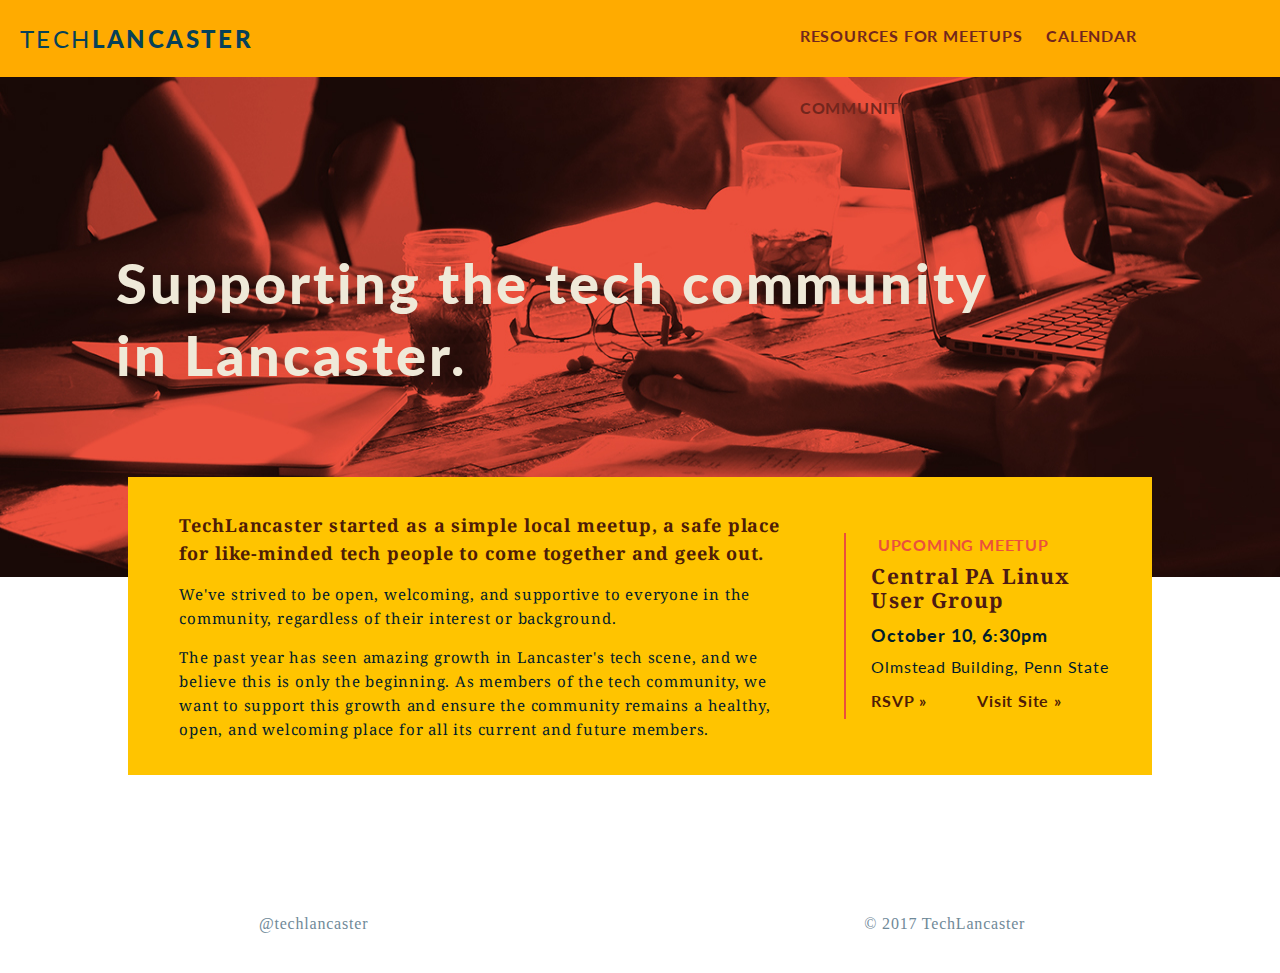
<file: index.html>
<!DOCTYPE html>
<html>
	<head>
		<meta charset="utf-8">
		<link rel="stylesheet" type="text/css" href="style.css">
		<link href="https://fonts.googleapis.com/css?family=Droid+Serif:400,700,700i|Lato:400,700,900" rel="stylesheet">
		<title>Tech Lancaster</title>
	</head>
	<body>
		<header class="header">
			<a href="index.html" class="logo"><h2 class="tech">TECH</h2><h2 class="lancaster">LANCASTER</h2></a>
			<nav>
				<img src="images/menu.png">
				<ul>
					<li>
						<a href="http://techlancaster.com/resources" target="_blank">RESOURCES FOR MEETUPS</a>
					</li>
					<li>
						<a href="calendar.html">CALENDAR</a>
					</li>
					<li>
						<a href="community.html">COMMUNITY</a>
					</li>
				</ul>
			</nav>
		</header>
		<section class="hero">
			<h1>Supporting the tech community in Lancaster.</h1>
		</section>
		<section class="main_section">
			<article>
				<p>TechLancaster started as a simple local meetup, a safe place for like-minded tech people to come together and geek out.
				</p>
				<p>We've strived to be open, welcoming, and supportive to everyone in the community, regardless of their interest or background.
				</p>
				<p>The past year has seen amazing growth in Lancaster's tech scene, and we believe this is only the beginning. As members of the tech community, we want to support this growth and ensure the community remains a healthy, open, and welcoming place for all its current and future members.
				</p>
			</article>
			<aside class="underbar">
				<h4>UPCOMING MEETUP</h4>
				<div class="event">
					<h3>Central PA Linux User Group</h3>
					<h4 class="eh4">October 10, 6:30pm</h4>
					<h5 class="eh5">Olmstead Building, Penn State</h5>
					<a href="https://www.meetup.com/?_cookie-check=f8Ng7UUmU_ar5aqX" target="_blank">RSVP <span>»</span></as>
					<a href="http://techlancaster.com" target="_blank">Visit Site <span>»</span></a>
				</div>
			</aside>
		</section>
		<footer class="footer">
			<h3>@techlancaster</h3>
			<h3>&copy; 2017 TechLancaster</h3>
		</footer>
	</body>
</html>
</file>
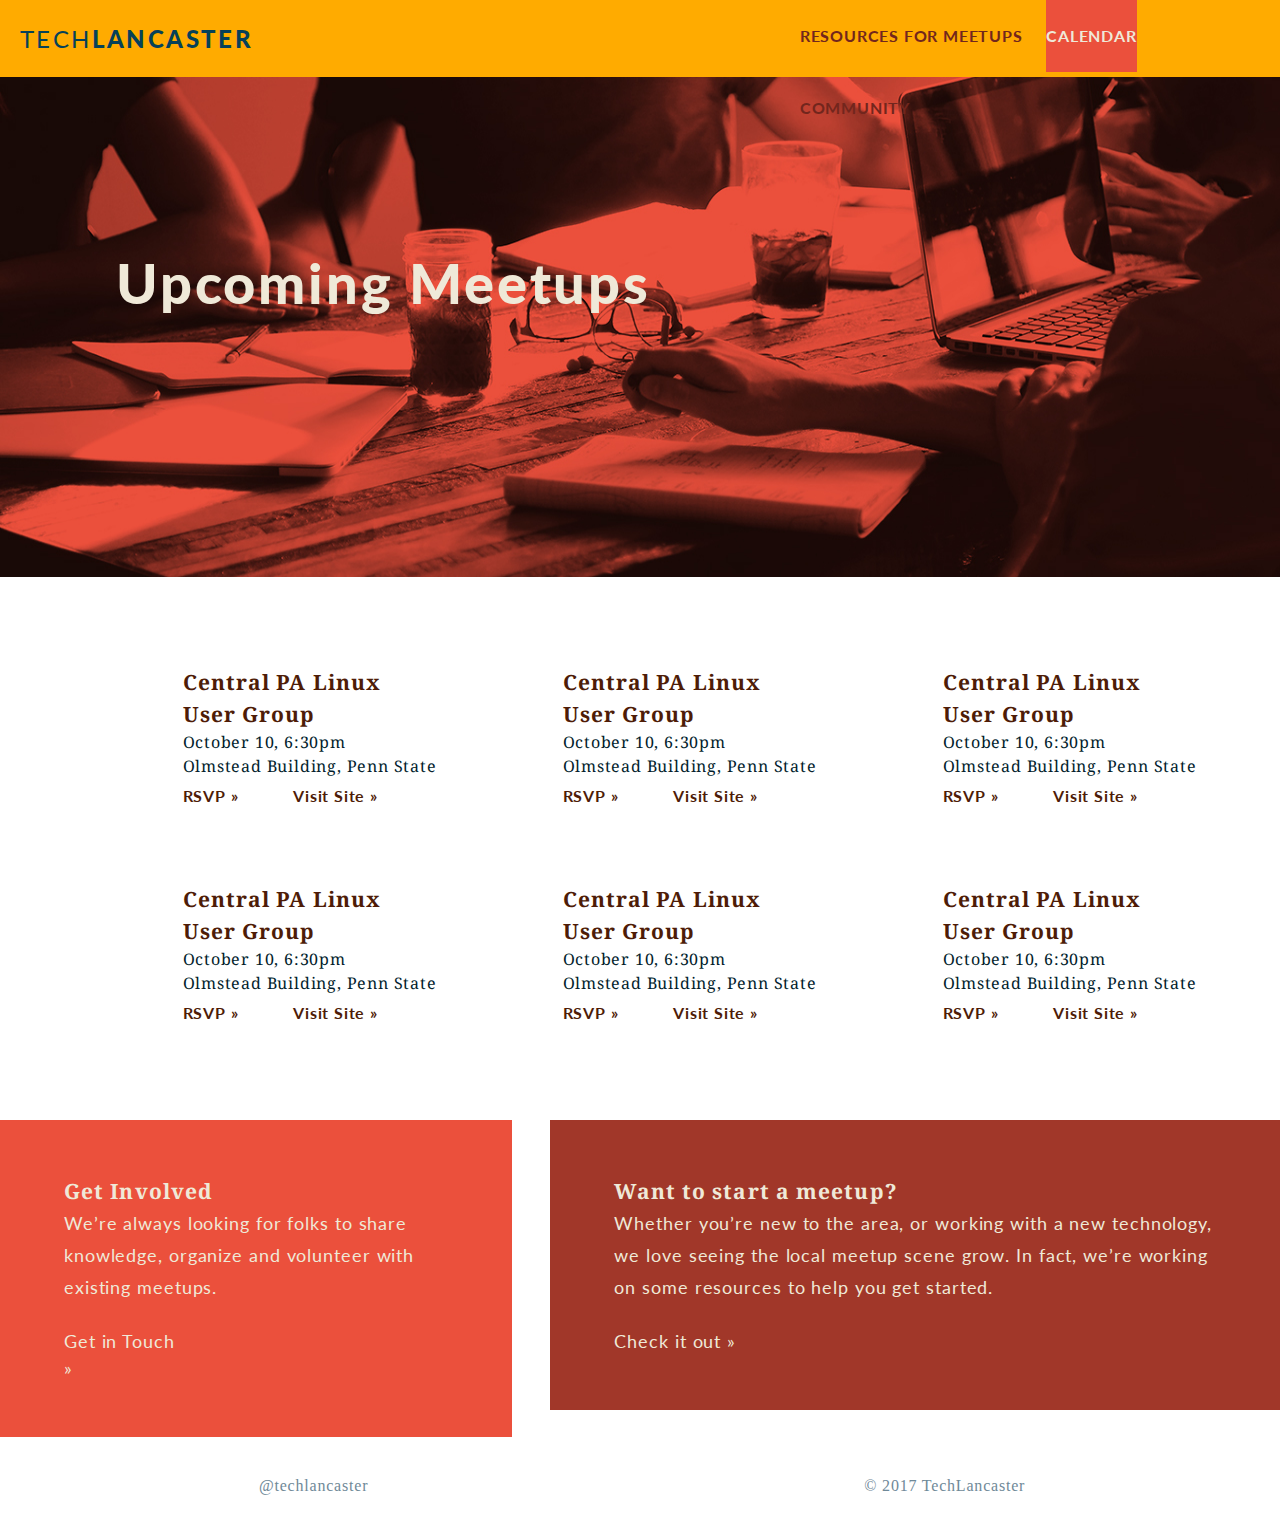
<file: calendar.html>
<!DOCTYPE html>
<html>
	<head>
		<meta charset="utf-8">
		<link rel="stylesheet" type="text/css" href="style.css">
		<link href="https://fonts.googleapis.com/css?family=Droid+Serif:400,700,700i|Lato:400,700,900" rel="stylesheet">
		<title>Tech Lancaster</title>
	</head>
	<body>
		<header class="header">
			<a href="index.html" class="logo"><h2 class="tech">TECH</h2><h2 class="lancaster">LANCASTER</h2></a>
			<nav>
				<img src="images/menu.png">
				<ul>
					<li>
						<a href="http://techlancaster.com/resources" target="_blank">RESOURCES FOR MEETUPS</a>
					</li>
					<li>
						<a class="on_page" href="calendar.html">CALENDAR</a>
					</li>
					<li>
						<a href="community.html">COMMUNITY</a>
					</li>
				</ul>
			</nav>
		</header>
		<section class="hero">
			<h1>Upcoming Meetups</h1>
		</section>
		<article class="schedule">
			<div class="event">
				<h3>Central PA Linux User Group</h3>
				<h4>October 10, 6:30pm</h4>
				<h5>Olmstead Building, Penn State</h5>
				<a href="https://www.meetup.com/?_cookie-check=f8Ng7UUmU_ar5aqX" target="_blank">RSVP <span>»</span></a>
				<a href="http://techlancaster.com" target="_blank">Visit Site <span>»</span></a>
			</div>
			<div class="event">
				<h3>Central PA Linux User Group</h3>
				<h4>October 10, 6:30pm</h4>
				<h5>Olmstead Building, Penn State</h5>
				<a href="https://www.meetup.com/?_cookie-check=f8Ng7UUmU_ar5aqX" target="_blank">RSVP <span>»</span></a>
				<a href="http://techlancaster.com" target="_blank">Visit Site <span>»</span></a>
			</div>
			<div class="event">
				<h3>Central PA Linux User Group</h3>
				<h4>October 10, 6:30pm</h4>
				<h5>Olmstead Building, Penn State</h5>
				<a href="https://www.meetup.com/?_cookie-check=f8Ng7UUmU_ar5aqX" target="_blank">RSVP <span>»</span></a>
				<a href="http://techlancaster.com" target="_blank">Visit Site <span>»</span></a>
			</div>
			<div class="event">
				<h3>Central PA Linux User Group</h3>
				<h4>October 10, 6:30pm</h4>
				<h5>Olmstead Building, Penn State</h5>
				<a href="https://www.meetup.com/?_cookie-check=f8Ng7UUmU_ar5aqX" target="_blank">RSVP <span>»</span></a>
				<a href="http://techlancaster.com" target="_blank">Visit Site <span>»</span></a>
			</div>
			<div class="event">
				<h3>Central PA Linux User Group</h3>
				<h4>October 10, 6:30pm</h4>
				<h5>Olmstead Building, Penn State</h5>
				<a href="https://www.meetup.com/?_cookie-check=f8Ng7UUmU_ar5aqX" target="_blank">RSVP <span>»</span></a>
				<a href="http://techlancaster.com" target="_blank">Visit Site <span>»</span></a>
			</div>
			<div class="event">
				<h3>Central PA Linux User Group</h3>
				<h4>October 10, 6:30pm</h4>
				<h5>Olmstead Building, Penn State</h5>
				<a href="https://www.meetup.com/?_cookie-check=f8Ng7UUmU_ar5aqX" target="_blank">RSVP <span>»</span></a>
				<a href="http://techlancaster.com" target="_blank">Visit Site <span>»</span></a>
			</div>
		</article>
		<section>
			<section class="get_involved">
				<h3>Get Involved</h3>
				<p>We’re always looking for folks to share knowledge, organize and volunteer with existing meetups.
				</p>
				<a href="http://techlancaster.com/resources" target="_blank">Get in Touch <span>»</span></a>
			</section>
			<section class="start_meetup">
				<h3>Want to start a meetup?</h3>
				<p>Whether you’re new to the area, or working with a new technology, we love seeing the local meetup scene grow. In fact, we’re working on some resources to help you get started.
				</p>
				<a href="http://techlancaster.com/resources" target="_blank">Check it out <span>»</span></a>
			</section>
		</section>
		<footer class="footer">
			<h3>@techlancaster</h3>
			<h3>&copy; 2017 TechLancaster</h3>
		</footer>
	</body>
</html>
</file>
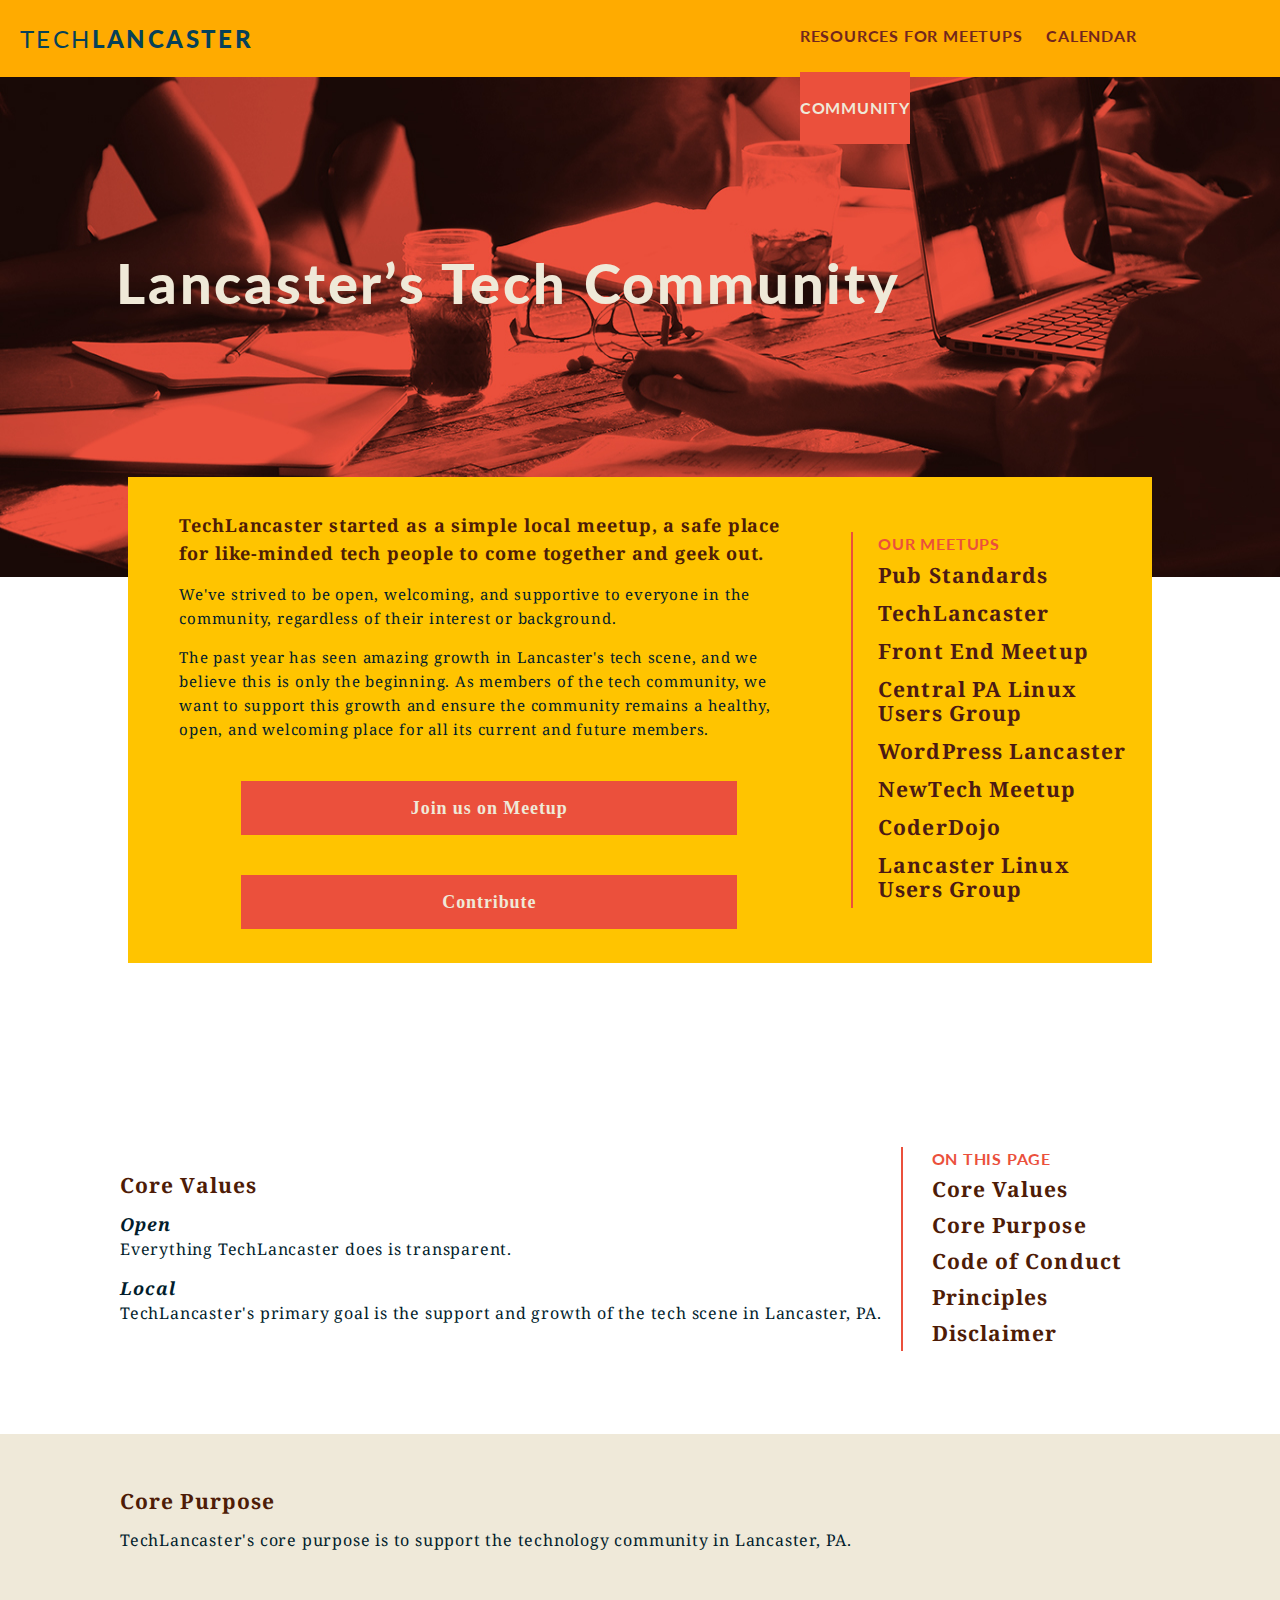
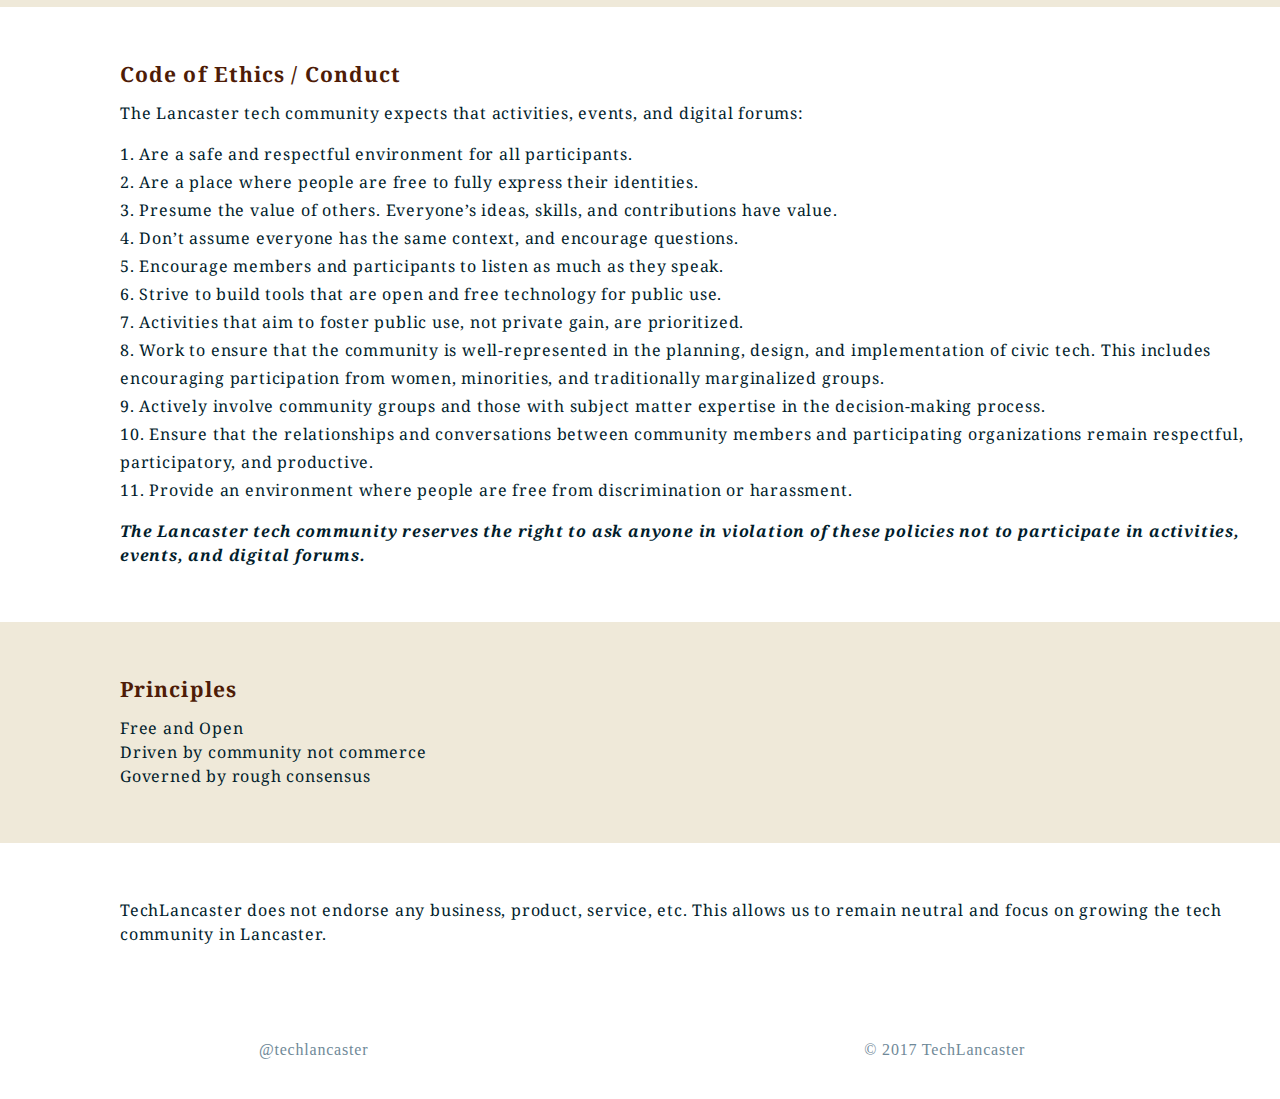
<file: community.html>
<!DOCTYPE html>
<html>
	<head>
		<meta charset="utf-8">
		<link rel="stylesheet" type="text/css" href="style.css">
		<link href="https://fonts.googleapis.com/css?family=Droid+Serif:400,700,700i|Lato:400,700,900" rel="stylesheet">
		<title>Tech Lancaster</title>
	</head>
	<body>
		<header class="header">
			<a href="index.html" class="logo"><h2 class="tech">TECH</h2><h2 class="lancaster">LANCASTER</h2></a>
			<nav>
				<img src="images/menu.png">
				<ul>
					<li>
						<a href="http://techlancaster.com/resources" target="_blank">RESOURCES FOR MEETUPS</a>
					</li>
					<li>
						<a href="calendar.html">CALENDAR</a>
					</li>
					<li>
						<a class="on_page" href="community.html">COMMUNITY</a>
					</li>
				</ul>
			</nav>
		</header>
		<section class="hero">
			<h1>Lancaster’s Tech Community</h1>
		</section>
		<section class="main_section">
			<article>
				<p>TechLancaster started as a simple local meetup, a safe place for like-minded tech people to come together and geek out.
				</p>
				<p>We've strived to be open, welcoming, and supportive to everyone in the community, regardless of their interest or background.
				</p>
				<p>The past year has seen amazing growth in Lancaster's tech scene, and we believe this is only the beginning. As members of the tech community, we want to support this growth and ensure the community remains a healthy, open, and welcoming place for all its current and future members.
				</p>
				<a href="https://www.meetup.com/techlancaster" target="_blank">Join us on Meetup</a>
				<a href="https://github.com/TechLancaster/community">Contribute</a>
			</article>
			<div class="underbar">
				<h4>OUR MEETUPS</h4>
				<h3>Pub Standards</h3>
				<h3>TechLancaster</h3>
				<h3>Front End Meetup</h3>
				<h3>Central PA Linux Users Group</h3>
				<h3>WordPress Lancaster</h3>
				<h3>NewTech Meetup</h3>
				<h3>CoderDojo</h3>
				<h3>Lancaster Linux Users Group</h3>
			</div>
		</section>
		<section class="core_values">
			<aside id="core_values">
				<h3>Core Values</h3>
				<h4 class="paragraph_break">Open</h4>
				<p>Everything TechLancaster does is transparent.
				</p>
				<h4 class="paragraph_break">Local</h4>
				<p>TechLancaster's primary goal is the support and growth of the tech scene in Lancaster, PA.
				</p>
			</aside>
			<nav class="underbar">
				<h4>ON THIS PAGE</h4>
				<a href="#core_values"><h3>Core Values</h3></a>
				<a href="#core_purpose"><h3>Core Purpose</h3></a>
				<a href="#code_of_conduct"><h3>Code of Conduct</h3></a>
				<a href="#principles"><h3>Principles</h3></a>
				<a href="#disclaimer"><h3>Disclaimer</h3></a>
			</nav>
		</section>
		<div class="greybox" id="core_purpose">
			<h3>Core Purpose</h3>
			<p class="paragraph_break">TechLancaster's core purpose is to support the technology community in Lancaster, PA.
			</p>
		</div>
		<article class="normal_sections" id="code_of_conduct">
			<h3>Code of Ethics / Conduct</h3>
			<p class="paragraph_break">The Lancaster tech community expects that activities, events, and digital forums:
			</p>
			<ol class="paragraph_break">
				<li>Are a safe and respectful environment for all participants.
				</li>
				<li>Are a place where people are free to fully express their identities.
				</li>
				<li>Presume the value of others. Everyone’s ideas, skills, and contributions have value.
				</li>
				<li>Don’t assume everyone has the same context, and encourage questions.
				</li>
				<li>Encourage members and participants to listen as much as they speak.
				</li>
				<li>Strive to build tools that are open and free technology for public use. 
				</li>
				<li>Activities that aim to foster public use, not private gain, are prioritized.
				</li>
				<li>Work to ensure that the community is well-represented in the planning, design, and implementation of civic tech. This includes encouraging participation from women, minorities, and traditionally marginalized groups.
				</li>
				<li>Actively involve community groups and those with subject matter expertise in the decision-making process.
				</li>
				<li>Ensure that the relationships and conversations between community members and participating organizations remain respectful, participatory, and productive.
				</li>
				<li>Provide an environment where people are free from discrimination or harassment.
				</li>
			</ol>
			<p class="paragraph_break end-of-list">The Lancaster tech community reserves the right to ask anyone in violation of these policies not to participate in activities, events, and digital forums.
			</p>
		</article>
		<div class="greybox" id="principles">
			<h3>Principles</h3>
			<ul class="paragraph_break">
				<li>Free and Open
				</li>
				<li>Driven by community not commerce
				</li>
				<li>Governed by rough consensus
				</li>
			</ul>
		</div>
		<div class="normal_sections" id="disclaimer">
			<p>TechLancaster does not endorse any business, product, service, etc. This allows us to remain neutral and focus on growing the tech community in Lancaster.
			</p>
		</div>
		<footer class="footer">
			<h3>@techlancaster</h3>
			<h3>&copy; 2017 TechLancaster</h3>
		</footer>
	</body>
</html>
</file>
<file: style.css>
/* http://meyerweb.com/eric/tools/css/reset/ 
   v2.0 | 20110126
   License: none (public domain)
*/
html, body, div, span, applet, object, iframe,
h1, h2, h3, h4, h5, h6, p, blockquote, pre,
a, abbr, acronym, address, big, cite, code,
del, dfn, em, img, ins, kbd, q, s, samp,
small, strike, strong, sub, sup, tt, var,
b, u, i, center,
dl, dt, dd, ol, ul, li,
fieldset, form, label, legend,
table, caption, tbody, tfoot, thead, tr, th, td,
article, aside, canvas, details, embed,
figure, figcaption, footer, header, hgroup,
menu, nav, output, ruby, section, summary,
time, mark, audio, video {
  margin: 0;
  padding: 0;
  border: 0;
  font-size: 100%;
  font: inherit;
  vertical-align: baseline; }

/* HTML5 display-role reset for older browsers */
article, aside, details, figcaption, figure,
footer, header, hgroup, menu, nav, section {
  display: block; }

body {
  line-height: 1; }

ol, ul {
  list-style: none; }

blockquote, q {
  quotes: none; }

blockquote:before, blockquote:after,
q:before, q:after {
  content: '';
  content: none; }

table {
  border-collapse: collapse;
  border-spacing: 0; }

.header {
  height: 58px;
  width: 100%;
  background-color: #ffab00; }
  .header .logo {
    display: inline-block;
    color: #064159;
    font-size: 24px;
    font-family: "Lato", sans-serif;
    line-height: 58px;
    margin-left: 20px;
    text-decoration: none;
    letter-spacing: 2.4px; }
    .header .logo .tech {
      font-weight: 400;
      display: inline; }
    .header .logo .lancaster {
      font-weight: 900;
      display: inline; }
  .header .logo:hover {
    color: #efe9d8; }
  .header nav {
    float: right;
    margin: 12px;
    width: 30px;
    height: 30px; }
    .header nav img {
      height: 100%;
      width: 100%; }
    .header nav ul {
      display: none; }
  .header nav:hover ul {
    padding: 0 1%;
    display: block;
    position: absolute;
    background-color: #ffab00;
    width: 77.5%;
    border: 1px solid black;
    left: 20%;
    top: 50px; }
    .header nav:hover ul li {
      width: 100%;
      border-top: 2px solid #eb503c;
      display: block;
      height: 25px; }
      .header nav:hover ul li a {
        color: #72261d;
        line-height: 25px;
        text-align: center;
        text-decoration: none;
        display: block;
        height: 100%;
        width: 100%;
        -webkit-transition: background-color .5s;
        transition: background-color .5s; }
      .header nav:hover ul li a:hover {
        background-color: #eb503c; }
    .header nav:hover ul li:first-of-type {
      border-top: 2px; }

@media screen and (min-width: 765px) {
  .header {
    height: 77px; }
    .header .logo {
      line-height: 77px; }
    .header nav {
      float: right;
      margin: 0;
      width: 490px;
      height: 100%; }
      .header nav img {
        display: none; }
      .header nav ul {
        display: inline-block;
        width: 100%;
        height: 100%; }
        .header nav ul li {
          padding: 0 2%;
          display: inline-block; }
          .header nav ul li a {
            color: #72261d;
            font-family: "Lato";
            font-weight: 700;
            font-size: 16px;
            letter-spacing: 0.8px;
            line-height: 72px;
            text-align: center;
            text-decoration: none;
            display: block; }
          .header nav ul li .on_page {
            color: #efe9d8 !important;
            background-color: #eb503c; }
    .header nav:hover ul {
      padding: 0;
      display: inline-block;
      position: static;
      background-color: #ffab00;
      width: 100%;
      border: 0px;
      left: 0px;
      top: 0px; }
      .header nav:hover ul li {
        width: auto;
        border-top: 0px;
        display: inline-block;
        height: auto; }
        .header nav:hover ul li a {
          color: #72261d;
          font-family: "Lato";
          font-weight: 700;
          font-size: 16px;
          letter-spacing: 0.8px;
          line-height: 72px;
          text-align: center;
          text-decoration: none;
          display: inline-block;
          height: auto;
          width: auto;
          -webkit-transition: background-color .5s;
          transition: background-color .5s; }
        .header nav:hover ul li a:hover:nth-of-type(1) {
          color: #efe9d8; }
        .header nav:hover ul li a:hover:nth-of-type(2) {
          color: #efe9d8; }
        .header nav:hover ul li a:hover:nth-of-type(3) {
          color: #efe9d8; }
        .header nav:hover ul li a:hover {
          background-color: #eb503c; }
      .header nav:hover ul li:first-of-type {
        border-top: 2px; } }
.hero {
  background-image: url("images/hero.jpg");
  background-position: 0 -40px;
  height: 300px; }
  .hero h1 {
    color: #efe9d8;
    padding: 72px 30% 0 27px;
    line-height: 42px;
    letter-spacing: 1.8px;
    font-size: 36px;
    font-family: 'Lato';
    font-weight: 900; }

@media screen and (min-width: 765px) {
  .hero {
    background-position: 0 0;
    background-repeat: round;
    height: 500px; }
    .hero h1 {
      font-size: 56px;
      line-height: 72px;
      letter-spacing: 2.8px;
      padding: 170px 20% 0 116px; } }
.footer {
  width: 100%;
  padding: 35px 0; }
  .footer h3 {
    text-align: center;
    size: 16px;
    line-height: 28px;
    letter-spacing: 0.8px;
    color: #6f8998; }

@media screen and (min-width: 765px) {
  .footer {
    display: block; }
    .footer h3 {
      display: inline-block;
      width: 49%;
      size: 21px; } }
.main_section {
  padding: 0 10px;
  background-color: #ffc400; }
  .main_section article {
    width: 90%;
    padding: 34px 5%; }
    .main_section article p {
      margin-top: 15px;
      color: #021d2c;
      font-size: 15px;
      line-height: 24px;
      letter-spacing: 0.8px;
      font-family: "Droid Serif"; }
    .main_section article p:first-of-type {
      margin-top: 0px;
      font-size: 18px;
      line-height: 28px;
      letter-spacing: 0.9px;
      color: #4e1c07;
      font-family: "Droid Serif";
      font-weight: 700; }
    .main_section article a {
      margin: 15px auto 0;
      margin-top: 40px;
      color: #efe9d8;
      text-decoration: none;
      font-size: 18px;
      letter-spacing: 0.9px;
      font-style: "Droid Serif";
      font-weight: 700;
      display: block;
      line-height: 54px;
      text-align: center;
      background-color: #eb503c;
      width: 80%;
      height: 54px;
      transition: border-radius .3s; }
    .main_section article a:hover {
      border-radius: 15px; }
    .main_section article a:active {
      background: linear-gradient(#eb503c, #4e1c07); }
  .main_section h4 {
    color: #eb503c;
    font-size: 16px;
    line-height: 24px;
    letter-spacing: 0.8px;
    font-family: "Lato";
    font-weight: 700; }
  .main_section div h3 {
    padding: 7px 0;
    color: #4c1a14;
    font-size: 21px;
    line-height: 24px;
    letter-spacing: 1.1px;
    font-family: "Droid Serif";
    font-weight: 700; }

.underbar {
  width: 90%;
  padding: 34px 5%;
  border-top: 2px solid #eb503c; }

@media screen and (min-width: 765px) {
  .main_section {
    display: flex;
    min-width: 670px;
    padding: 0;
    width: 80%;
    position: relative;
    top: -100px;
    left: 10%;
    align-items: center; }
    .main_section article {
      height: 100%;
      width: auto;
      display: inline-block; }
    .main_section aside h4:first-child {
      padding: 0 2.5%; }
    .main_section div {
      display: inline-block; }

  .underbar {
    padding: 0 2.5%;
    height: 100%;
    vertical-align: top;
    margin: 2.5% 0;
    display: inline-block;
    border-top: 0;
    border-left: 2px solid #eb503c; } }
.event {
  width: 255px !important; }
  .event h3 {
    color: #4c1a14;
    font-size: 21px;
    line-height: 32px;
    letter-spacing: 1.1px;
    font-family: 'Droid Serif';
    font-weight: 700; }
  .event .eh4, .event .eh5, .event a {
    color: #021d2c;
    font-size: 18px;
    line-height: 32px;
    letter-spacing: .9px;
    font-family: 'Lato';
    font-weight: 700; }
  .event .eh5, .event a {
    font-size: 16px;
    letter-spacing: .8px;
    font-weight: 400; }
  .event a {
    display: inline-block;
    color: #4e1c07;
    line-height: 36px;
    margin-right: 50px;
    font-weight: 700;
    text-decoration: none; }
    .event a span {
      display: inline-block;
      -webkit-transition: transform .5s;
      transition: transform .5s; }
  .event a:hover span {
    -webkit-transform: translate(20px);
    -ms-transform: translate(20px);
    -moz-transform: translate(20px);
    -o-transform: translate(20px);
    transform: translate(20px); }

.core_values {
  padding: 55px 20px;
  color: #021d2c;
  font-size: 16px;
  line-height: 24px;
  letter-spacing: 0.8px;
  font-family: "Droid Serif"; }
  .core_values h3 {
    font-size: 21px;
    font-weight: 700;
    letter-spacing: 1.1px;
    color: #4e1c07; }
  .core_values .paragraph_break {
    padding-top: 15px; }
  .core_values h4 {
    font-size: 18px;
    letter-spacing: 0.9px;
    font-weight: 700;
    font-style: italic; }
  .core_values nav {
    display: none; }

.greybox {
  padding: 55px 20px;
  color: #021d2c;
  font-size: 16px;
  line-height: 24px;
  letter-spacing: 0.8px;
  font-family: "Droid Serif";
  background-color: #efe9d9; }
  .greybox h3 {
    font-size: 21px;
    font-weight: 700;
    letter-spacing: 1.1px;
    color: #4e1c07; }
  .greybox .paragraph_break {
    padding-top: 15px; }

.normal_sections {
  padding: 55px 20px;
  color: #021d2c;
  font-size: 16px;
  line-height: 24px;
  letter-spacing: 0.8px;
  font-family: "Droid Serif"; }
  .normal_sections h3 {
    font-size: 21px;
    font-weight: 700;
    letter-spacing: 1.1px;
    color: #4e1c07; }
  .normal_sections .paragraph_break {
    padding-top: 15px; }
  .normal_sections ol {
    list-style: decimal;
    list-style-position: inside;
    line-height: 28px; }
  .normal_sections .end-of-list {
    font-weight: 700;
    font-style: italic; }

@media screen and (min-width: 765px) {
  .core_values {
    padding: 55px 20px 55px 120px;
    color: #021d2c;
    font-size: 16px;
    line-height: 24px;
    letter-spacing: 0.8px;
    font-family: "Droid Serif";
    display: flex;
    align-items: center;
    justify-content: space-between; }
    .core_values h3 {
      font-size: 21px;
      font-weight: 700;
      letter-spacing: 1.1px;
      color: #4e1c07; }
    .core_values .paragraph_break {
      padding-top: 15px; }
    .core_values h4 {
      display: inline-block; }
    .core_values nav {
      width: 300px;
      display: inline-block; }
      .core_values nav h4 {
        color: #eb503c;
        font-size: 16px;
        line-height: 24px;
        font-style: normal;
        letter-spacing: 0.8px;
        font-family: "Lato";
        font-weight: 700;
        display: block; }
      .core_values nav a {
        display: block;
        text-decoration: none;
        line-height: 36px; }
      .core_values nav a:hover {
        text-decoration: underline; }

  .greybox {
    padding: 55px 20px 55px 120px;
    color: #021d2c;
    font-size: 16px;
    line-height: 24px;
    letter-spacing: 0.8px;
    font-family: "Droid Serif";
    display: block; }
    .greybox h3 {
      font-size: 21px;
      font-weight: 700;
      letter-spacing: 1.1px;
      color: #4e1c07; }
    .greybox .paragraph_break {
      padding-top: 15px; }

  .normal_sections {
    padding: 55px 20px 55px 120px;
    color: #021d2c;
    font-size: 16px;
    line-height: 24px;
    letter-spacing: 0.8px;
    font-family: "Droid Serif";
    display: block; }
    .normal_sections h3 {
      font-size: 21px;
      font-weight: 700;
      letter-spacing: 1.1px;
      color: #4e1c07; }
    .normal_sections .paragraph_break {
      padding-top: 15px; } }
.schedule {
  padding: 55px 20px;
  color: #021d2c;
  font-size: 16px;
  line-height: 24px;
  letter-spacing: 0.8px;
  font-family: "Droid Serif"; }
  .schedule h3 {
    font-size: 21px;
    font-weight: 700;
    letter-spacing: 1.1px;
    color: #4e1c07; }
  .schedule .paragraph_break {
    padding-top: 15px; }
  .schedule .event {
    padding-bottom: 40px;
    margin: 0 auto; }
  .schedule .event:last-of-type {
    padding-bottom: 0px; }

.get_involved, .start_meetup {
  padding: 55px 20px;
  color: #021d2c;
  font-size: 16px;
  line-height: 24px;
  letter-spacing: 0.8px;
  font-family: "Droid Serif";
  background-color: #eb503c; }
  .get_involved h3, .start_meetup h3 {
    font-size: 21px;
    font-weight: 700;
    letter-spacing: 1.1px;
    color: #4e1c07; }
  .get_involved .paragraph_break, .start_meetup .paragraph_break {
    padding-top: 15px; }
  .get_involved h3, .start_meetup h3 {
    color: #efe9d8;
    font-size: 21px;
    line-height: 32px;
    letter-spacing: 1.1px;
    font-weight: 700; }
  .get_involved p, .start_meetup p {
    color: #efe9d8;
    font-size: 18px;
    line-height: 32px;
    letter-spacing: 0.9px;
    font-family: "Lato"; }
  .get_involved a, .start_meetup a {
    width: 125px;
    display: block;
    padding-top: 25px;
    text-decoration: none;
    color: #efe9d8;
    font-size: 18px;
    line-height: 27px;
    letter-spacing: 0.9px;
    font-family: "Lato"; }
    .get_involved a span, .start_meetup a span {
      display: inline-block;
      -webkit-transition: transform .5s;
      transition: transform .5s; }
  .get_involved a:hover span, .start_meetup a:hover span {
    -webkit-transform: translate(80px);
    -ms-transform: translate(80px);
    -moz-transform: translate(80px);
    -o-transform: translate(80px);
    transform: translate(80px); }

.start_meetup {
  background-color: #a13729; }

@media screen and (min-width: 765px) {
  .schedule {
    padding: 55px 20px 55px 120px;
    color: #021d2c;
    font-size: 16px;
    line-height: 24px;
    letter-spacing: 0.8px;
    font-family: "Droid Serif";
    align-content: space-between;
    display: flex;
    flex-wrap: wrap; }
    .schedule h3 {
      font-size: 21px;
      font-weight: 700;
      letter-spacing: 1.1px;
      color: #4e1c07; }
    .schedule .paragraph_break {
      padding-top: 15px; }
    .schedule .event {
      display: inline-block;
      padding: 3% 2%; }

  .get_involved, .start_meetup {
    padding: 55px 20px 55px 120px;
    color: #021d2c;
    font-size: 16px;
    line-height: 24px;
    letter-spacing: 0.8px;
    font-family: "Droid Serif";
    display: inline-block;
    width: 30%;
    padding: 55px 5%; }
    .get_involved h3, .start_meetup h3 {
      font-size: 21px;
      font-weight: 700;
      letter-spacing: 1.1px;
      color: #4e1c07; }
    .get_involved .paragraph_break, .start_meetup .paragraph_break {
      padding-top: 15px; }
    .get_involved h3, .start_meetup h3 {
      color: #efe9d8;
      font-size: 21px;
      line-height: 32px;
      letter-spacing: 1.1px;
      font-weight: 700; }

  .start_meetup {
    padding: 55px 20px 55px 120px;
    color: #021d2c;
    font-size: 16px;
    line-height: 24px;
    letter-spacing: 0.8px;
    font-family: "Droid Serif";
    float: right;
    display: inline-block;
    width: 47%;
    padding: 55px 5%; }
    .start_meetup h3 {
      font-size: 21px;
      font-weight: 700;
      letter-spacing: 1.1px;
      color: #4e1c07; }
    .start_meetup .paragraph_break {
      padding-top: 15px; }
    .start_meetup h3 {
      color: #efe9d8;
      font-size: 21px;
      line-height: 32px;
      letter-spacing: 1.1px;
      font-weight: 700; } }

/*# sourceMappingURL=style.css.map */
</file>
